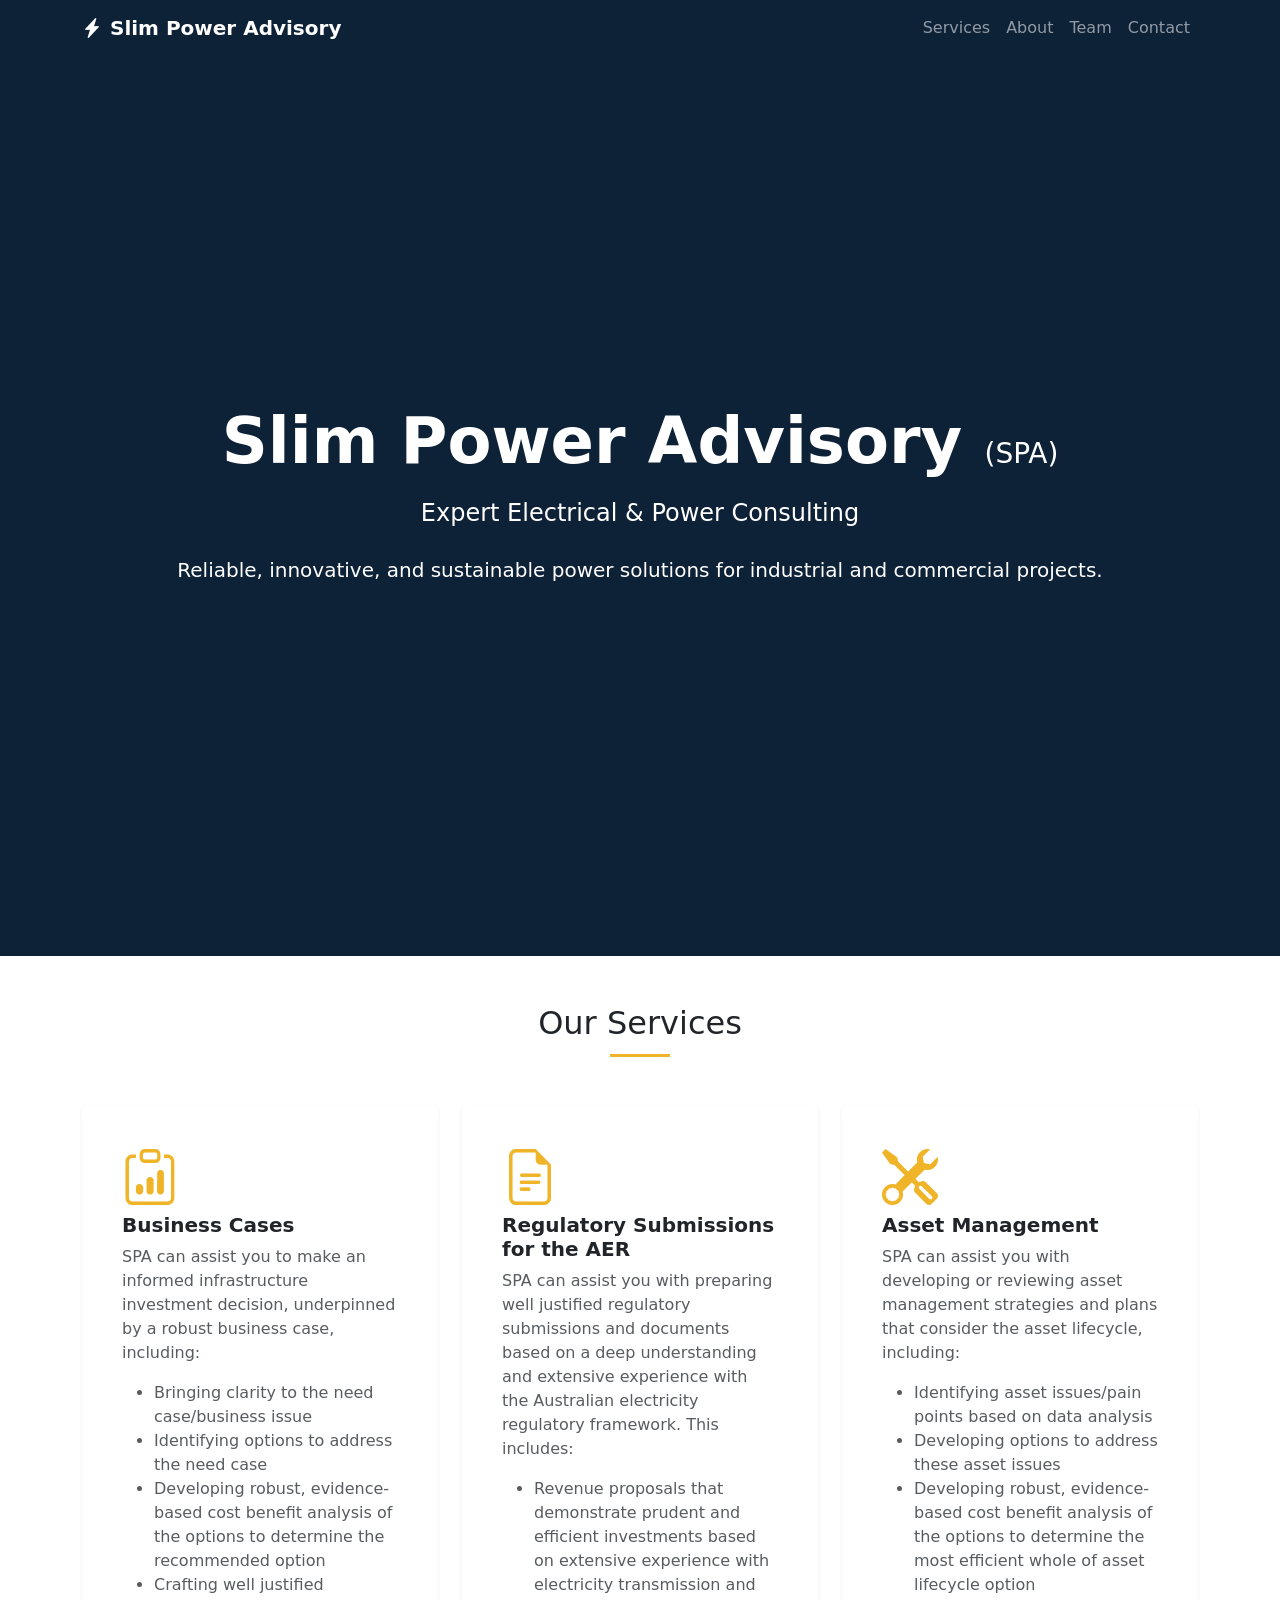
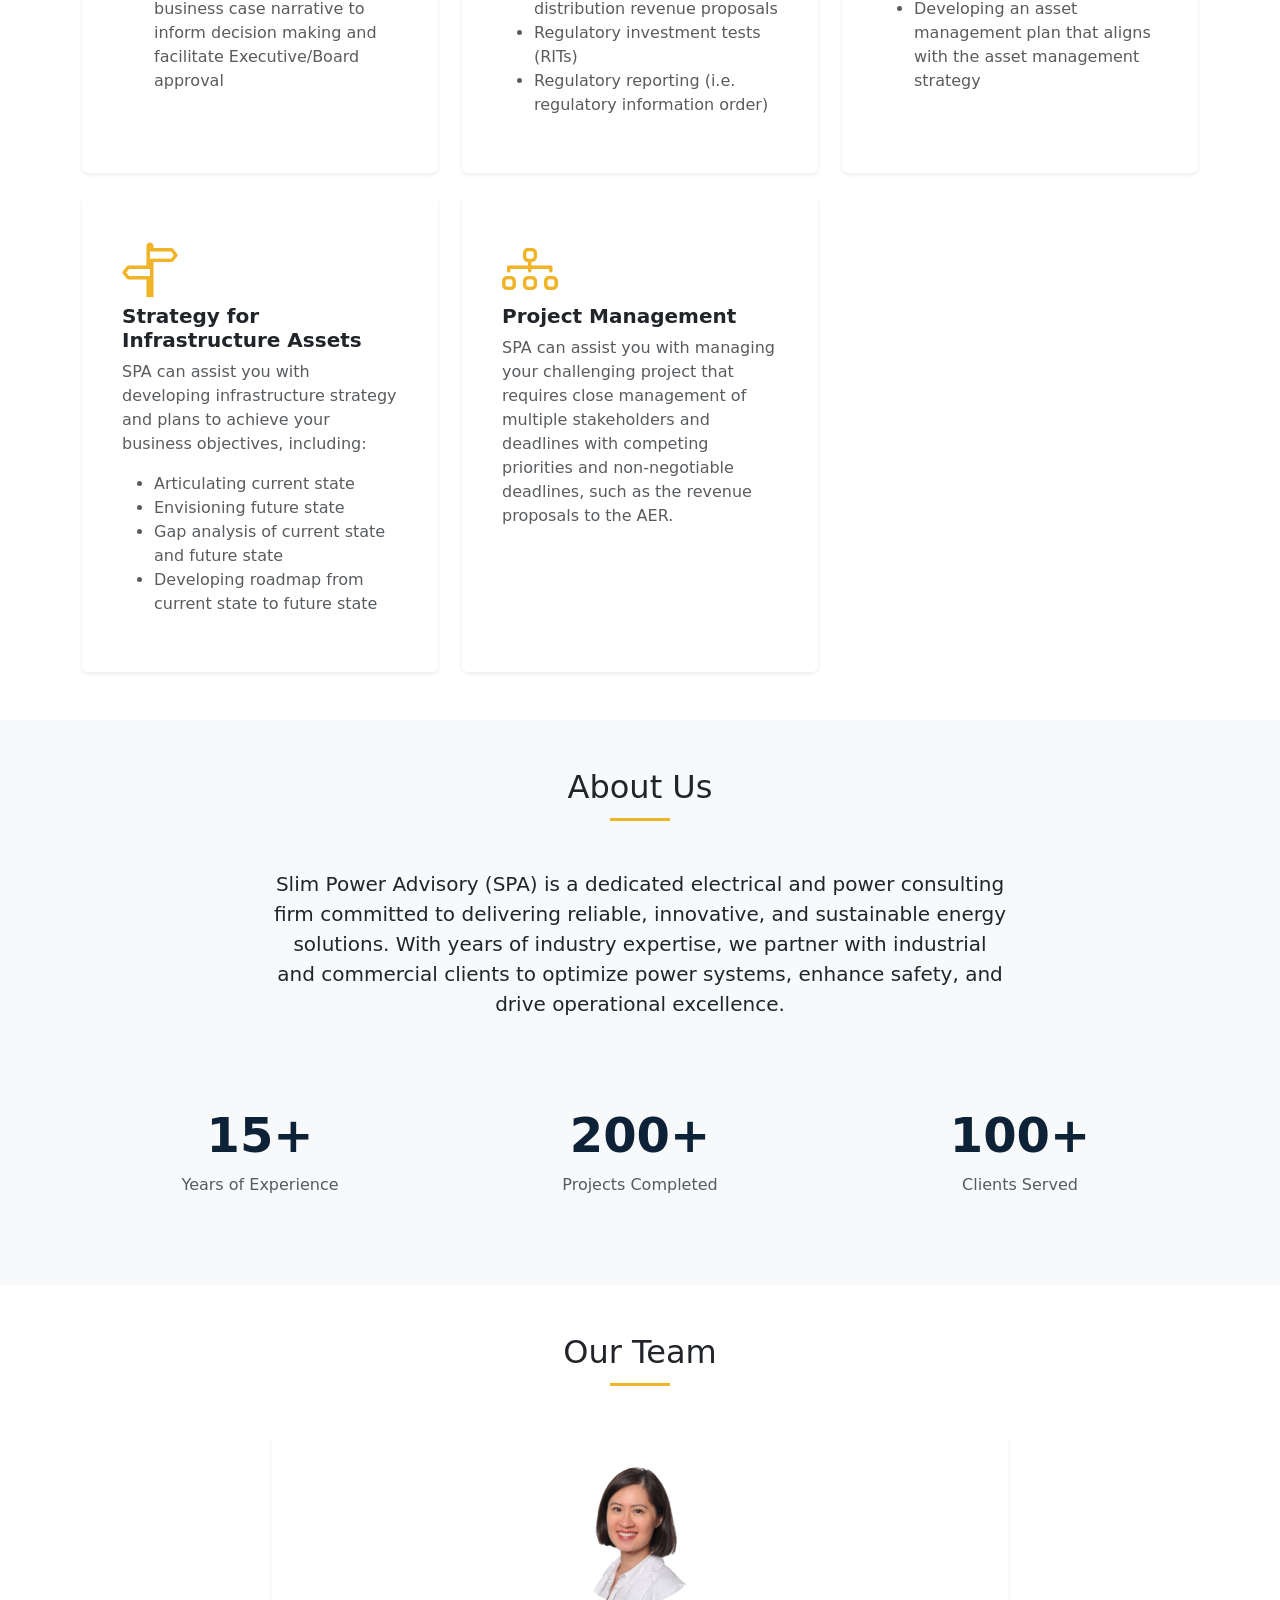
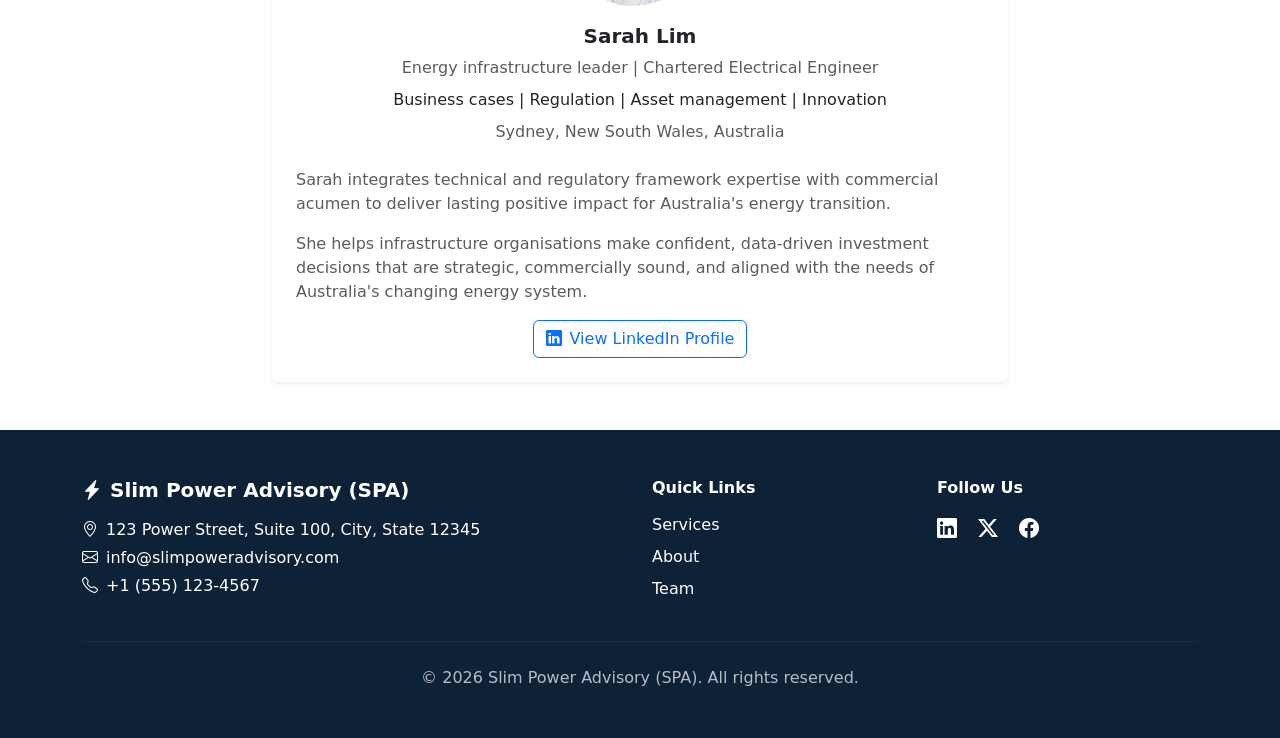
<file: docs/index.html>
<!DOCTYPE html>
<html lang="en">
<head>
  <meta charset="UTF-8">
  <meta name="viewport" content="width=device-width, initial-scale=1.0">
  <title>Slim Power Advisory (SPA) | Electrical & Power Consulting</title>
  <link href="https://cdn.jsdelivr.net/npm/bootstrap@5.3.3/dist/css/bootstrap.min.css" rel="stylesheet">
  <link rel="stylesheet" href="https://cdn.jsdelivr.net/npm/bootstrap-icons@1.11.3/font/bootstrap-icons.min.css">
  <link rel="stylesheet" href="assets/style.css">
</head>
<body>

  <!-- Navbar -->
  <nav class="navbar navbar-expand-lg navbar-dark fixed-top bg-spa-navy">
    <div class="container">
      <a class="navbar-brand fw-bold" href="#">
        <i class="bi bi-lightning-charge-fill me-2"></i>Slim Power Advisory
      </a>
      <button class="navbar-toggler" type="button" data-bs-toggle="collapse" data-bs-target="#navbarNav">
        <span class="navbar-toggler-icon"></span>
      </button>
      <div class="collapse navbar-collapse" id="navbarNav">
        <ul class="navbar-nav ms-auto">
          <li class="nav-item"><a class="nav-link" href="#services">Services</a></li>
          <li class="nav-item"><a class="nav-link" href="#about">About</a></li>
          <li class="nav-item"><a class="nav-link" href="#team">Team</a></li>
          <li class="nav-item"><a class="nav-link" href="#contact">Contact</a></li>
        </ul>
      </div>
    </div>
  </nav>

  <!-- Hero -->
  <section class="hero bg-spa-navy d-flex align-items-center">
    <div class="container text-center">
      <h1 class="display-3 fw-bold mb-3">Slim Power Advisory <span class="fs-3 fw-normal">(SPA)</span></h1>
      <p class="lead fs-4 mb-4">Expert Electrical & Power Consulting</p>
      <p class="fs-5 mb-4">Reliable, innovative, and sustainable power solutions for industrial and commercial projects.</p>
    </div>
  </section>

  <!-- Services -->
  <section id="services" class="py-5">
    <div class="container">
      <h2 class="section-title text-center mb-5">Our Services</h2>
      <div class="row g-4">
        <div class="col-md-6 col-lg-4">
          <div class="card h-100 border-0 shadow-sm p-4">
            <div class="card-body">
              <i class="bi bi-clipboard-data display-4 mb-3 text-spa-gold"></i>
              <h5 class="card-title fw-bold">Business Cases</h5>
              <p class="card-text text-muted">SPA can assist you to make an informed infrastructure investment decision, underpinned by a robust business case, including:</p>
              <ul class="text-muted">
                <li>Bringing clarity to the need case/business issue</li>
                <li>Identifying options to address the need case</li>
                <li>Developing robust, evidence-based cost benefit analysis of the options to determine the recommended option</li>
                <li>Crafting well justified business case narrative to inform decision making and facilitate Executive/Board approval</li>
              </ul>
            </div>
          </div>
        </div>
        <div class="col-md-6 col-lg-4">
          <div class="card h-100 border-0 shadow-sm p-4">
            <div class="card-body">
              <i class="bi bi-file-earmark-text display-4 mb-3 text-spa-gold"></i>
              <h5 class="card-title fw-bold">Regulatory Submissions for the AER</h5>
              <p class="card-text text-muted">SPA can assist you with preparing well justified regulatory submissions and documents based on a deep understanding and extensive experience with the Australian electricity regulatory framework. This includes:</p>
              <ul class="text-muted">
                <li>Revenue proposals that demonstrate prudent and efficient investments based on extensive experience with electricity transmission and distribution revenue proposals</li>
                <li>Regulatory investment tests (RITs)</li>
                <li>Regulatory reporting (i.e. regulatory information order)</li>
              </ul>
            </div>
          </div>
        </div>
        <div class="col-md-6 col-lg-4">
          <div class="card h-100 border-0 shadow-sm p-4">
            <div class="card-body">
              <i class="bi bi-tools display-4 mb-3 text-spa-gold"></i>
              <h5 class="card-title fw-bold">Asset Management</h5>
              <p class="card-text text-muted">SPA can assist you with developing or reviewing asset management strategies and plans that consider the asset lifecycle, including:</p>
              <ul class="text-muted">
                <li>Identifying asset issues/pain points based on data analysis</li>
                <li>Developing options to address these asset issues</li>
                <li>Developing robust, evidence-based cost benefit analysis of the options to determine the most efficient whole of asset lifecycle option</li>
                <li>Developing an asset management plan that aligns with the asset management strategy</li>
              </ul>
            </div>
          </div>
        </div>
        <div class="col-md-6 col-lg-4">
          <div class="card h-100 border-0 shadow-sm p-4">
            <div class="card-body">
              <i class="bi bi-signpost-split display-4 mb-3 text-spa-gold"></i>
              <h5 class="card-title fw-bold">Strategy for Infrastructure Assets</h5>
              <p class="card-text text-muted">SPA can assist you with developing infrastructure strategy and plans to achieve your business objectives, including:</p>
              <ul class="text-muted">
                <li>Articulating current state</li>
                <li>Envisioning future state</li>
                <li>Gap analysis of current state and future state</li>
                <li>Developing roadmap from current state to future state</li>
              </ul>
            </div>
          </div>
        </div>
        <div class="col-md-6 col-lg-4">
          <div class="card h-100 border-0 shadow-sm p-4">
            <div class="card-body">
              <i class="bi bi-diagram-3 display-4 mb-3 text-spa-gold"></i>
              <h5 class="card-title fw-bold">Project Management</h5>
              <p class="card-text text-muted">SPA can assist you with managing your challenging project that requires close management of multiple stakeholders and deadlines with competing priorities and non-negotiable deadlines, such as the revenue proposals to the AER.</p>
            </div>
          </div>
        </div>
      </div>
    </div>
  </section>

  <!-- About -->
  <section id="about" class="py-5 bg-light">
    <div class="container">
      <h2 class="section-title text-center mb-5">About Us</h2>
      <div class="row justify-content-center mb-5">
        <div class="col-lg-8 text-center">
          <p class="fs-5">Slim Power Advisory (SPA) is a dedicated electrical and power consulting firm committed to delivering reliable, innovative, and sustainable energy solutions. With years of industry expertise, we partner with industrial and commercial clients to optimize power systems, enhance safety, and drive operational excellence.</p>
        </div>
      </div>
      <div class="row text-center g-4">
        <div class="col-md-4">
          <div class="p-4">
            <h3 class="display-5 fw-bold text-spa-navy">15+</h3>
            <p class="text-muted">Years of Experience</p>
          </div>
        </div>
        <div class="col-md-4">
          <div class="p-4">
            <h3 class="display-5 fw-bold text-spa-navy">200+</h3>
            <p class="text-muted">Projects Completed</p>
          </div>
        </div>
        <div class="col-md-4">
          <div class="p-4">
            <h3 class="display-5 fw-bold text-spa-navy">100+</h3>
            <p class="text-muted">Clients Served</p>
          </div>
        </div>
      </div>
    </div>
  </section>

  <!-- Team -->
  <section id="team" class="py-5">
    <div class="container">
      <h2 class="section-title text-center mb-5">Our Team</h2>
      <div class="row g-4 justify-content-center">
        <div class="col-md-10 col-lg-8">
          <div class="card border-0 shadow-sm p-4">
            <img src="assets/sarah-lim.png" alt="Sarah Lim" class="rounded-circle mx-auto mb-3 team-img-placeholder">
            <div class="text-center">
              <h5 class="fw-bold">Sarah Lim</h5>
              <p class="text-muted mb-2">Energy infrastructure leader | Chartered Electrical Engineer</p>
              <p class="mb-2">Business cases | Regulation | Asset management | Innovation</p>
              <p class="text-muted mb-4">Sydney, New South Wales, Australia</p>
            </div>
            <p class="text-muted">Sarah integrates technical and regulatory framework expertise with commercial acumen to deliver lasting positive impact for Australia's energy transition.</p>
            <p class="text-muted">She helps infrastructure organisations make confident, data-driven investment decisions that are strategic, commercially sound, and aligned with the needs of Australia's changing energy system.</p>
            <a href="https://www.linkedin.com/in/sarah-hl-lim/" class="btn btn-outline-primary align-self-center" target="_blank" rel="noopener noreferrer">
              <i class="bi bi-linkedin me-2"></i>View LinkedIn Profile
            </a>
          </div>
        </div>
      </div>
    </div>
  </section>

  <!-- Footer / Contact -->
  <footer id="contact" class="py-5 bg-spa-navy text-white">
    <div class="container">
      <div class="row g-4">
        <div class="col-md-6">
          <h5 class="fw-bold mb-3"><i class="bi bi-lightning-charge-fill me-2"></i>Slim Power Advisory (SPA)</h5>
          <p class="mb-1"><i class="bi bi-geo-alt me-2"></i>123 Power Street, Suite 100, City, State 12345</p>
          <p class="mb-1"><i class="bi bi-envelope me-2"></i>info@slimpoweradvisory.com</p>
          <p class="mb-0"><i class="bi bi-telephone me-2"></i>+1 (555) 123-4567</p>
        </div>
        <div class="col-md-3">
          <h6 class="fw-bold mb-3">Quick Links</h6>
          <ul class="list-unstyled">
            <li class="mb-2"><a href="#services" class="text-white text-decoration-none">Services</a></li>
            <li class="mb-2"><a href="#about" class="text-white text-decoration-none">About</a></li>
            <li class="mb-2"><a href="#team" class="text-white text-decoration-none">Team</a></li>
          </ul>
        </div>
        <div class="col-md-3">
          <h6 class="fw-bold mb-3">Follow Us</h6>
          <div>
            <a href="https://www.linkedin.com/in/sarah-hl-lim/" class="text-white me-3 fs-5" target="_blank" rel="noopener noreferrer"><i class="bi bi-linkedin"></i></a>
            <a href="#" class="text-white me-3 fs-5"><i class="bi bi-twitter-x"></i></a>
            <a href="#" class="text-white fs-5"><i class="bi bi-facebook"></i></a>
          </div>
        </div>
      </div>
      <hr class="my-4 footer-divider">
      <p class="text-center mb-0 footer-muted">&copy; 2026 Slim Power Advisory (SPA). All rights reserved.</p>
    </div>
  </footer>

  <script src="https://cdn.jsdelivr.net/npm/bootstrap@5.3.3/dist/js/bootstrap.bundle.min.js"></script>
</body>
</html>
</file>
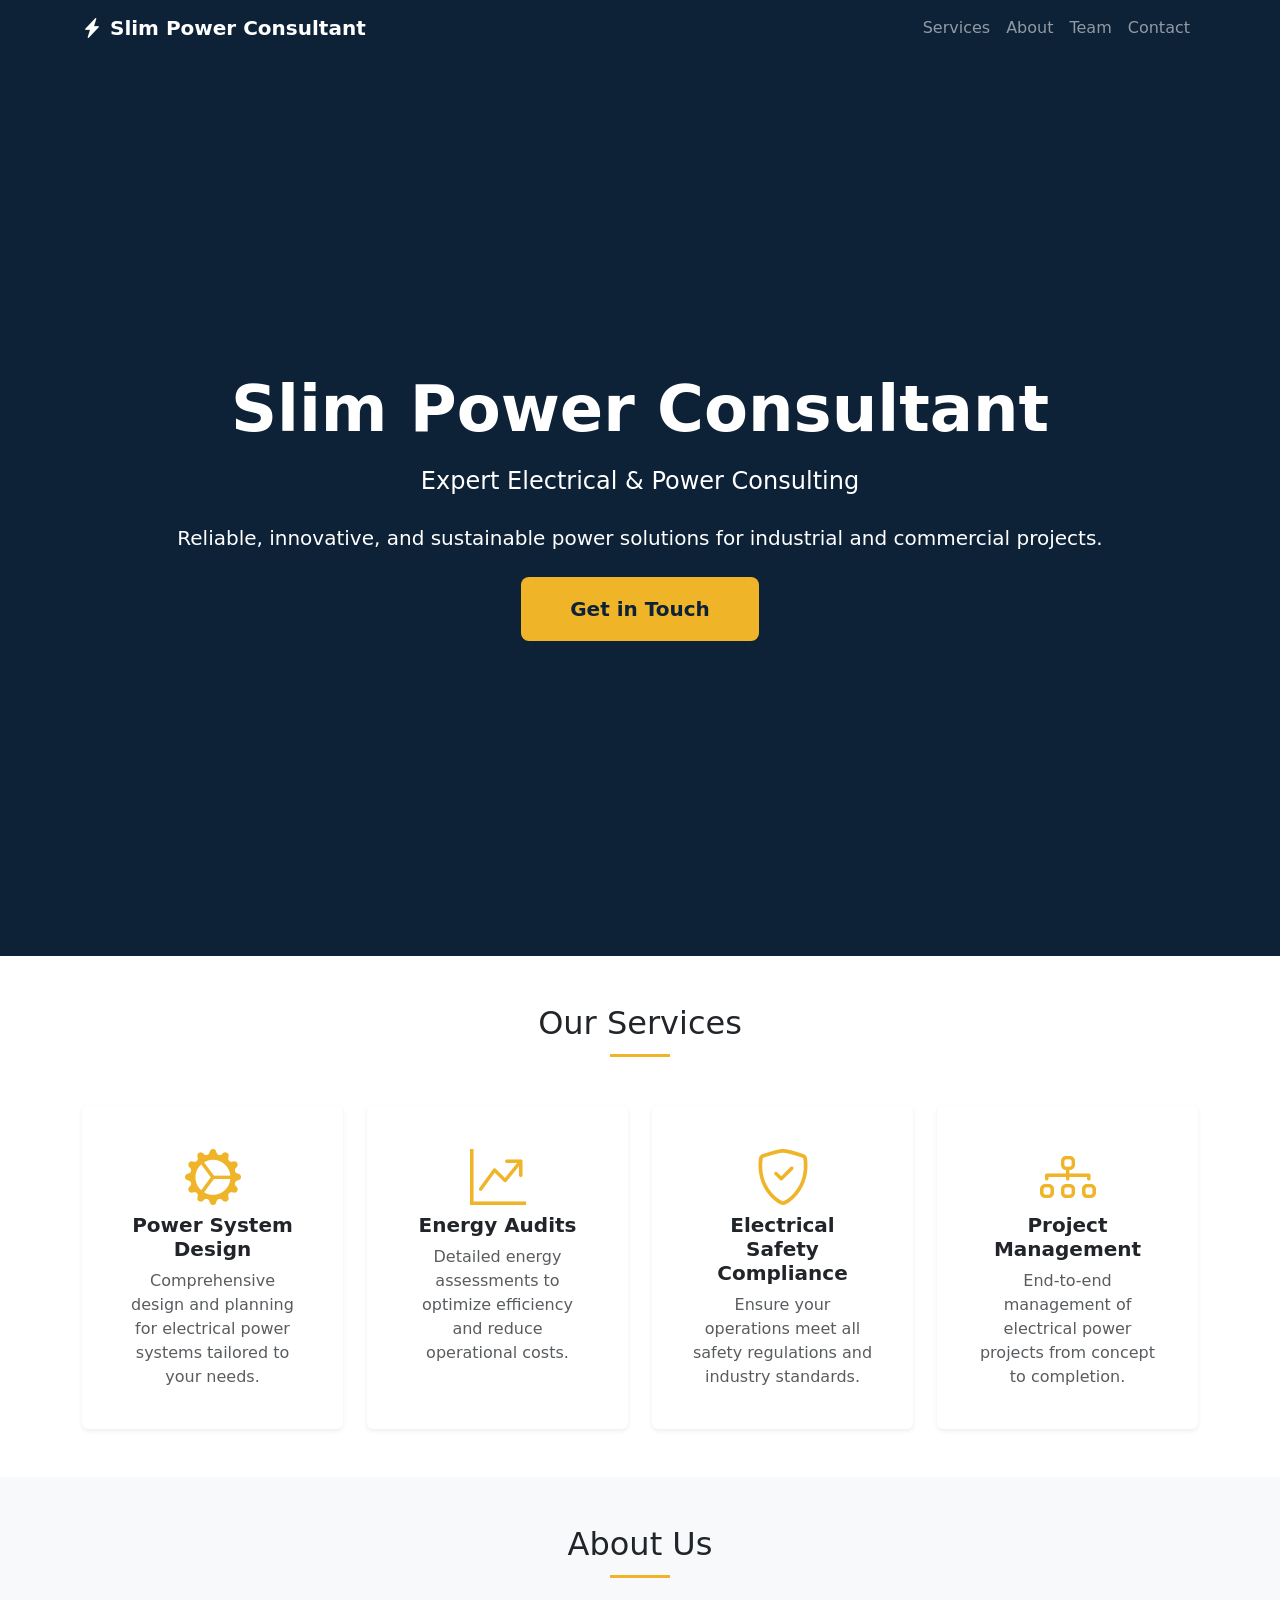
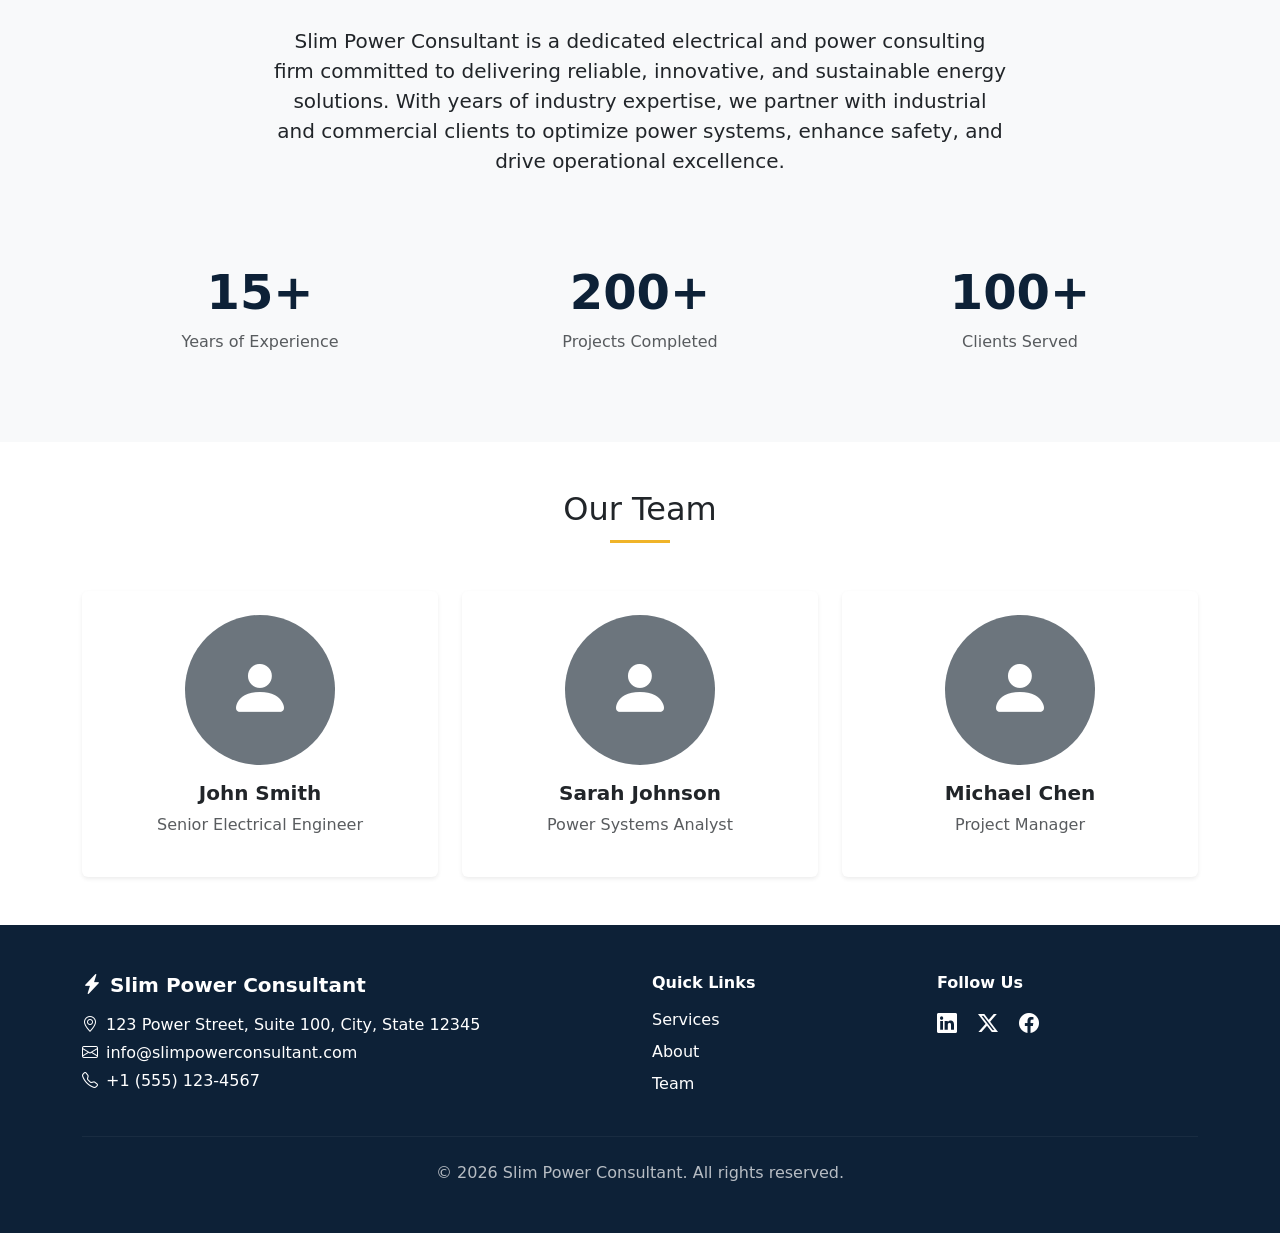
<file: web/index.html>
<!DOCTYPE html>
<html lang="en">
<head>
  <meta charset="UTF-8">
  <meta name="viewport" content="width=device-width, initial-scale=1.0">
  <title>Slim Power Consultant | Electrical & Power Consulting</title>
  <link href="https://cdn.jsdelivr.net/npm/bootstrap@5.3.3/dist/css/bootstrap.min.css" rel="stylesheet">
  <link rel="stylesheet" href="https://cdn.jsdelivr.net/npm/bootstrap-icons@1.11.3/font/bootstrap-icons.min.css">
  <style>
    html {
      scroll-behavior: smooth;
    }
    body {
      padding-top: 56px;
    }
    .hero {
      background-color: #0d2137;
      color: #fff;
      min-height: 100vh;
    }
    .section-title {
      position: relative;
      padding-bottom: 15px;
    }
    .section-title::after {
      content: '';
      position: absolute;
      bottom: 0;
      left: 50%;
      transform: translateX(-50%);
      width: 60px;
      height: 3px;
      background-color: #f0b429;
    }
    .team-img-placeholder {
      width: 150px;
      height: 150px;
      object-fit: cover;
    }
  </style>
</head>
<body>

  <!-- Navbar -->
  <nav class="navbar navbar-expand-lg navbar-dark fixed-top" style="background-color: #0d2137;">
    <div class="container">
      <a class="navbar-brand fw-bold" href="#">
        <i class="bi bi-lightning-charge-fill me-2"></i>Slim Power Consultant
      </a>
      <button class="navbar-toggler" type="button" data-bs-toggle="collapse" data-bs-target="#navbarNav">
        <span class="navbar-toggler-icon"></span>
      </button>
      <div class="collapse navbar-collapse" id="navbarNav">
        <ul class="navbar-nav ms-auto">
          <li class="nav-item"><a class="nav-link" href="#services">Services</a></li>
          <li class="nav-item"><a class="nav-link" href="#about">About</a></li>
          <li class="nav-item"><a class="nav-link" href="#team">Team</a></li>
          <li class="nav-item"><a class="nav-link" href="#contact">Contact</a></li>
        </ul>
      </div>
    </div>
  </nav>

  <!-- Hero -->
  <section class="hero d-flex align-items-center">
    <div class="container text-center">
      <h1 class="display-3 fw-bold mb-3">Slim Power Consultant</h1>
      <p class="lead fs-4 mb-4">Expert Electrical & Power Consulting</p>
      <p class="fs-5 mb-4">Reliable, innovative, and sustainable power solutions for industrial and commercial projects.</p>
      <a href="#contact" class="btn btn-lg px-5 py-3 fw-semibold" style="background-color: #f0b429; color: #0d2137;">
        Get in Touch
      </a>
    </div>
  </section>

  <!-- Services -->
  <section id="services" class="py-5">
    <div class="container">
      <h2 class="section-title text-center mb-5">Our Services</h2>
      <div class="row g-4">
        <div class="col-md-6 col-lg-3">
          <div class="card h-100 border-0 shadow-sm text-center p-4">
            <div class="card-body">
              <i class="bi bi-gear-wide-connected display-4 mb-3" style="color: #f0b429;"></i>
              <h5 class="card-title fw-bold">Power System Design</h5>
              <p class="card-text text-muted">Comprehensive design and planning for electrical power systems tailored to your needs.</p>
            </div>
          </div>
        </div>
        <div class="col-md-6 col-lg-3">
          <div class="card h-100 border-0 shadow-sm text-center p-4">
            <div class="card-body">
              <i class="bi bi-graph-up-arrow display-4 mb-3" style="color: #f0b429;"></i>
              <h5 class="card-title fw-bold">Energy Audits</h5>
              <p class="card-text text-muted">Detailed energy assessments to optimize efficiency and reduce operational costs.</p>
            </div>
          </div>
        </div>
        <div class="col-md-6 col-lg-3">
          <div class="card h-100 border-0 shadow-sm text-center p-4">
            <div class="card-body">
              <i class="bi bi-shield-check display-4 mb-3" style="color: #f0b429;"></i>
              <h5 class="card-title fw-bold">Electrical Safety Compliance</h5>
              <p class="card-text text-muted">Ensure your operations meet all safety regulations and industry standards.</p>
            </div>
          </div>
        </div>
        <div class="col-md-6 col-lg-3">
          <div class="card h-100 border-0 shadow-sm text-center p-4">
            <div class="card-body">
              <i class="bi bi-diagram-3 display-4 mb-3" style="color: #f0b429;"></i>
              <h5 class="card-title fw-bold">Project Management</h5>
              <p class="card-text text-muted">End-to-end management of electrical power projects from concept to completion.</p>
            </div>
          </div>
        </div>
      </div>
    </div>
  </section>

  <!-- About -->
  <section id="about" class="py-5 bg-light">
    <div class="container">
      <h2 class="section-title text-center mb-5">About Us</h2>
      <div class="row justify-content-center mb-5">
        <div class="col-lg-8 text-center">
          <p class="fs-5">Slim Power Consultant is a dedicated electrical and power consulting firm committed to delivering reliable, innovative, and sustainable energy solutions. With years of industry expertise, we partner with industrial and commercial clients to optimize power systems, enhance safety, and drive operational excellence.</p>
        </div>
      </div>
      <div class="row text-center g-4">
        <div class="col-md-4">
          <div class="p-4">
            <h3 class="display-5 fw-bold" style="color: #0d2137;">15+</h3>
            <p class="text-muted">Years of Experience</p>
          </div>
        </div>
        <div class="col-md-4">
          <div class="p-4">
            <h3 class="display-5 fw-bold" style="color: #0d2137;">200+</h3>
            <p class="text-muted">Projects Completed</p>
          </div>
        </div>
        <div class="col-md-4">
          <div class="p-4">
            <h3 class="display-5 fw-bold" style="color: #0d2137;">100+</h3>
            <p class="text-muted">Clients Served</p>
          </div>
        </div>
      </div>
    </div>
  </section>

  <!-- Team -->
  <section id="team" class="py-5">
    <div class="container">
      <h2 class="section-title text-center mb-5">Our Team</h2>
      <div class="row g-4 justify-content-center">
        <div class="col-md-4">
          <div class="card border-0 shadow-sm text-center p-4">
            <div class="rounded-circle bg-secondary mx-auto mb-3 d-flex align-items-center justify-content-center team-img-placeholder">
              <i class="bi bi-person-fill text-white" style="font-size: 4rem;"></i>
            </div>
            <h5 class="fw-bold">John Smith</h5>
            <p class="text-muted">Senior Electrical Engineer</p>
          </div>
        </div>
        <div class="col-md-4">
          <div class="card border-0 shadow-sm text-center p-4">
            <div class="rounded-circle bg-secondary mx-auto mb-3 d-flex align-items-center justify-content-center team-img-placeholder">
              <i class="bi bi-person-fill text-white" style="font-size: 4rem;"></i>
            </div>
            <h5 class="fw-bold">Sarah Johnson</h5>
            <p class="text-muted">Power Systems Analyst</p>
          </div>
        </div>
        <div class="col-md-4">
          <div class="card border-0 shadow-sm text-center p-4">
            <div class="rounded-circle bg-secondary mx-auto mb-3 d-flex align-items-center justify-content-center team-img-placeholder">
              <i class="bi bi-person-fill text-white" style="font-size: 4rem;"></i>
            </div>
            <h5 class="fw-bold">Michael Chen</h5>
            <p class="text-muted">Project Manager</p>
          </div>
        </div>
      </div>
    </div>
  </section>

  <!-- Footer / Contact -->
  <footer id="contact" class="py-5" style="background-color: #0d2137; color: #fff;">
    <div class="container">
      <div class="row g-4">
        <div class="col-md-6">
          <h5 class="fw-bold mb-3"><i class="bi bi-lightning-charge-fill me-2"></i>Slim Power Consultant</h5>
          <p class="mb-1"><i class="bi bi-geo-alt me-2"></i>123 Power Street, Suite 100, City, State 12345</p>
          <p class="mb-1"><i class="bi bi-envelope me-2"></i>info@slimpowerconsultant.com</p>
          <p class="mb-0"><i class="bi bi-telephone me-2"></i>+1 (555) 123-4567</p>
        </div>
        <div class="col-md-3">
          <h6 class="fw-bold mb-3">Quick Links</h6>
          <ul class="list-unstyled">
            <li class="mb-2"><a href="#services" class="text-white text-decoration-none">Services</a></li>
            <li class="mb-2"><a href="#about" class="text-white text-decoration-none">About</a></li>
            <li class="mb-2"><a href="#team" class="text-white text-decoration-none">Team</a></li>
          </ul>
        </div>
        <div class="col-md-3">
          <h6 class="fw-bold mb-3">Follow Us</h6>
          <div>
            <a href="#" class="text-white me-3 fs-5"><i class="bi bi-linkedin"></i></a>
            <a href="#" class="text-white me-3 fs-5"><i class="bi bi-twitter-x"></i></a>
            <a href="#" class="text-white fs-5"><i class="bi bi-facebook"></i></a>
          </div>
        </div>
      </div>
      <hr class="my-4" style="border-color: rgba(255,255,255,0.2);">
      <p class="text-center mb-0" style="color: rgba(255,255,255,0.7);">&copy; 2026 Slim Power Consultant. All rights reserved.</p>
    </div>
  </footer>

  <script src="https://cdn.jsdelivr.net/npm/bootstrap@5.3.3/dist/js/bootstrap.bundle.min.js"></script>
</body>
</html>
</file>
<file: docs/assets/style.css>
html {
  scroll-behavior: smooth;
}

body {
  padding-top: 56px;
}

.bg-spa-navy {
  background-color: #0d2137;
}

.text-spa-navy {
  color: #0d2137;
}

.text-spa-gold {
  color: #f0b429;
}

.hero {
  color: #fff;
  min-height: 100vh;
}

.section-title {
  position: relative;
  padding-bottom: 15px;
}

.section-title::after {
  content: "";
  position: absolute;
  bottom: 0;
  left: 50%;
  transform: translateX(-50%);
  width: 60px;
  height: 3px;
  background-color: #f0b429;
}

.team-img-placeholder {
  width: 150px;
  height: 150px;
  object-fit: cover;
}

.footer-divider {
  border-color: rgba(255, 255, 255, 0.2);
}

.footer-muted {
  color: rgba(255, 255, 255, 0.7);
}

@media (max-width: 991.98px) {
  .navbar-nav {
    margin-top: 12px;
    border: 1px solid rgba(255, 255, 255, 0.2);
    border-radius: 6px;
    overflow: hidden;
  }

  .navbar-nav .nav-item + .nav-item {
    border-top: 1px solid rgba(255, 255, 255, 0.2);
  }

  .navbar-nav .nav-link {
    padding: 12px 16px;
  }
}
</file>
